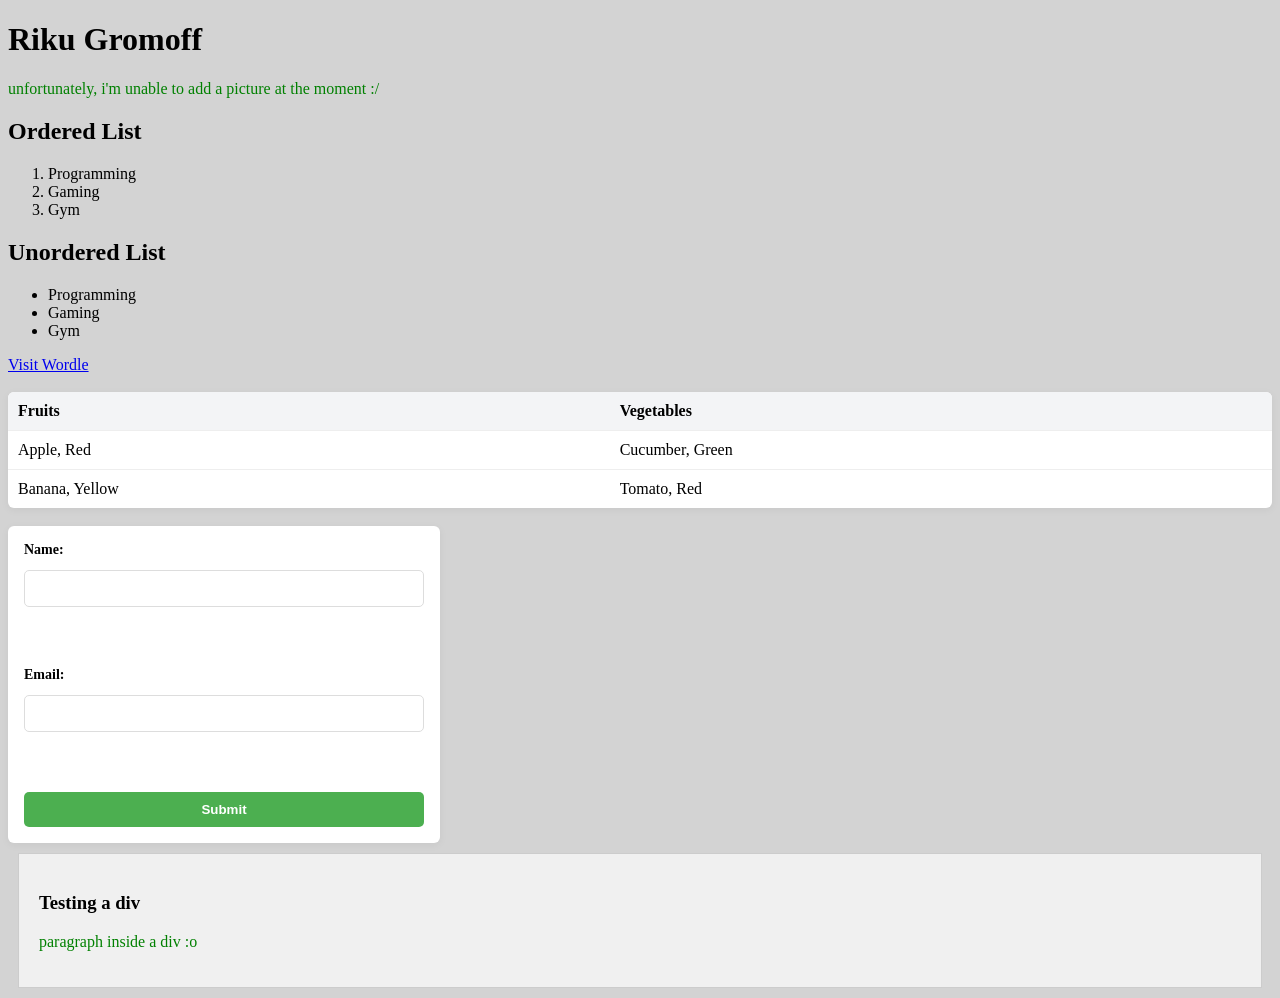
<file: css/index.html>
<!DOCTYPE html>
    <html>
    <head>
        <title>My First HTML Page</title>
    </head>

    <body>
        <h1>Riku Gromoff</h1>
        <p>unfortunately, i'm unable to add a picture at the moment :/</p>
        <h2>Ordered List</h2>
    <ol>
        <li>Programming</li>
        <li>Gaming</li>
        <li>Gym</li>
    </ol>
    
    <h2>Unordered List</h2>
    <ul>
        <li>Programming</li>
        <li>Gaming</li>
        <li>Gym</li>
    </ul>
    <a href="https://wordlegame.org/">Visit Wordle</a><br><br>


    <table>
    <tr>
        <th>Fruits</th>
        <th>Vegetables</th>
    </tr>
    <tr>
        <td>Apple, Red</td>
        <td>Cucumber, Green</td>
    </tr>
    <tr>
        <td>Banana, Yellow</td>
        <td>Tomato, Red</td>
    </tr>
    </table>
    <br>

    <form> 
    <label for="name">Name:</label>
    <input type="text" id="name" name="name"><br><br>
    <label for="email">Email:</label>
    <input type="email" id="email" name="email"><br><br>
    <input type="submit" value="Submit">
    </form>

    <div class="div-box">
  <h3>Testing a div</h3>
  <p>paragraph inside a div :o</p>
</div>

    <link rel="stylesheet" href="style.css">
    </body>
    </html>
</file>
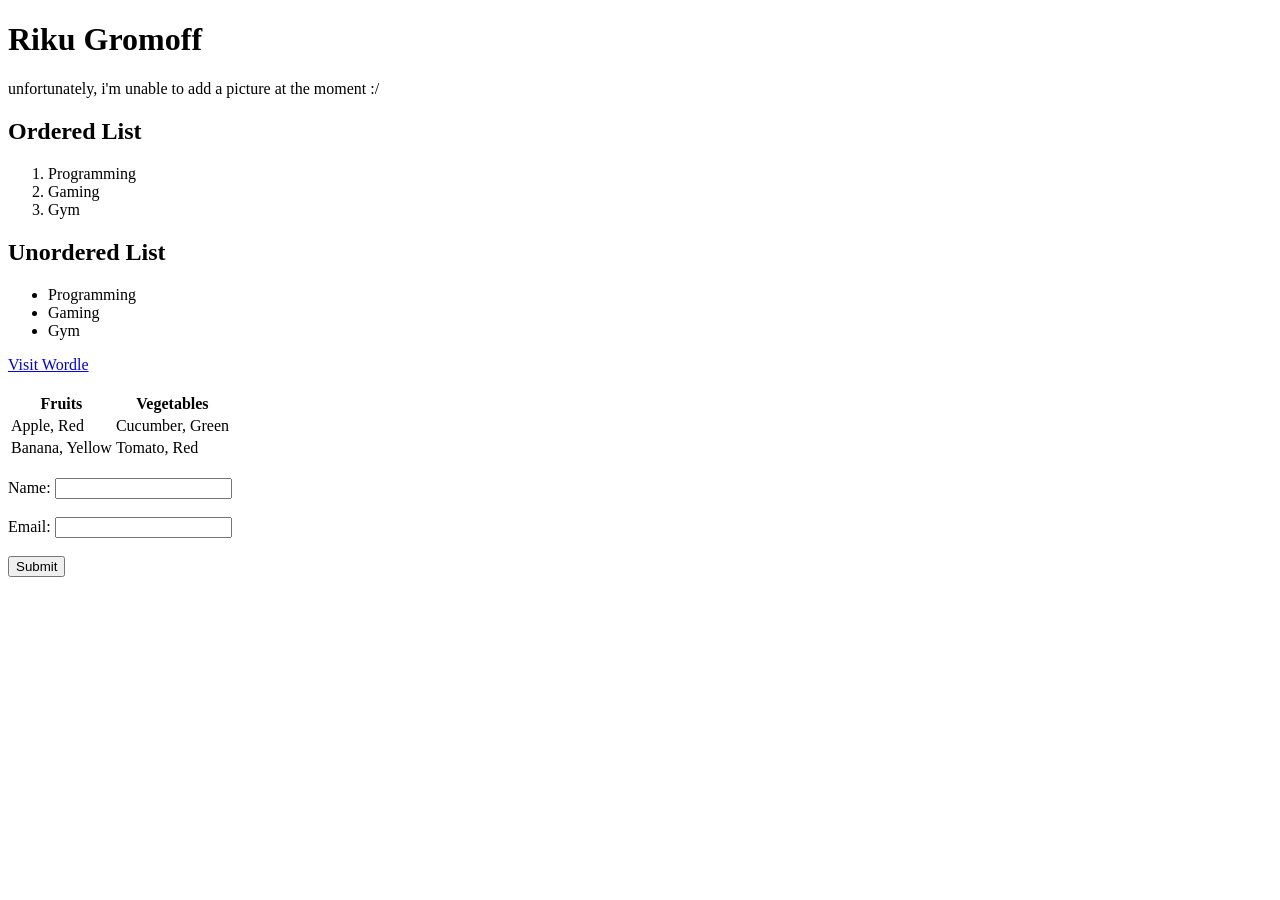
<file: html/index.html>
<!DOCTYPE html>
    <html>
    <head>
        <title>My First HTML Page</title>
    </head>

    <body>
        <h1>Riku Gromoff</h1>
        <p>unfortunately, i'm unable to add a picture at the moment :/</p>
        <h2>Ordered List</h2>
    <ol>
        <li>Programming</li>
        <li>Gaming</li>
        <li>Gym</li>
    </ol>
    
    <h2>Unordered List</h2>
    <ul>
        <li>Programming</li>
        <li>Gaming</li>
        <li>Gym</li>
    </ul>
    <a href="https://wordlegame.org/">Visit Wordle</a><br><br>


    <table>
    <tr>
        <th>Fruits</th>
        <th>Vegetables</th>
    </tr>
    <tr>
        <td>Apple, Red</td>
        <td>Cucumber, Green</td>
    </tr>
    <tr>
        <td>Banana, Yellow</td>
        <td>Tomato, Red</td>
    </tr>
    </table>
    <br>

    <form> 
    <label for="name">Name:</label>
    <input type="text" id="name" name="name"><br><br>
    <label for="email">Email:</label>
    <input type="email" id="email" name="email"><br><br>
    <input type="submit" value="Submit">
    </form>
    </body>
    </html>
</file>
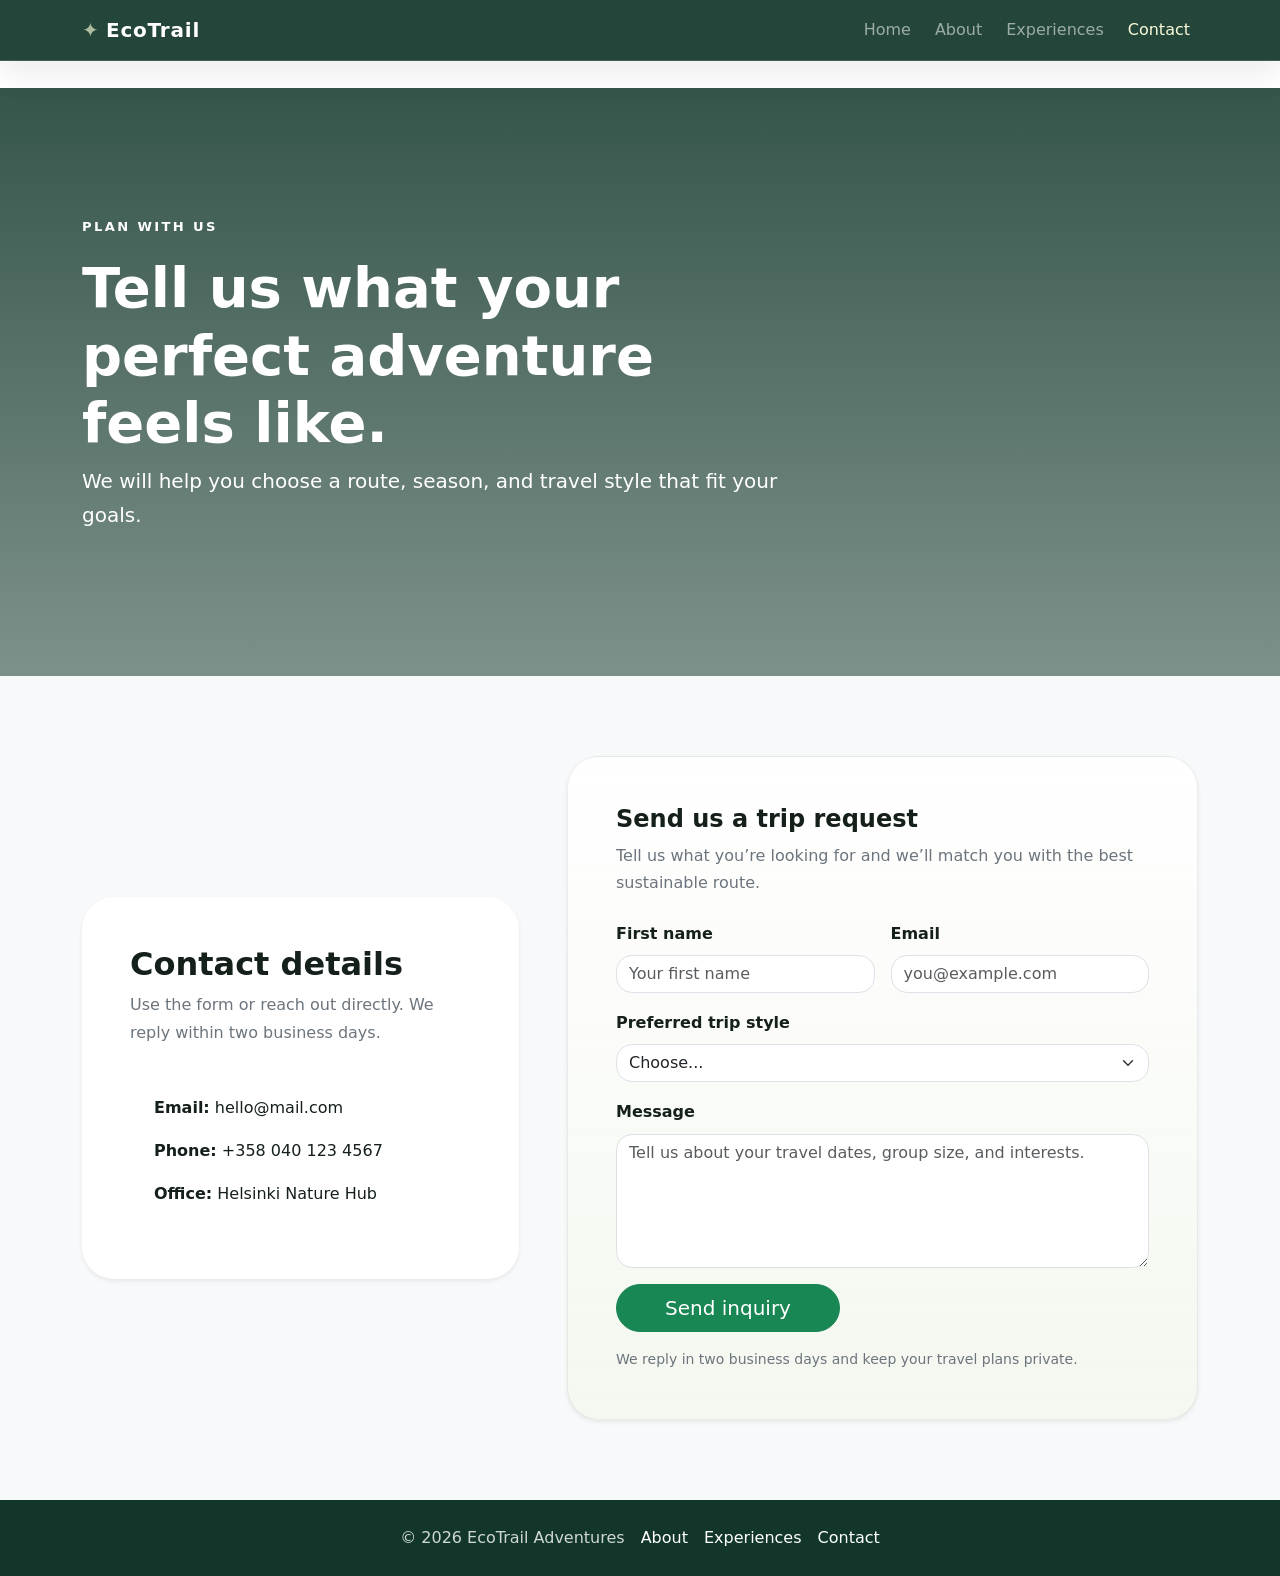
<file: project/pages/contact.html>
<!doctype html>
<html lang="en">
<head>
  <meta charset="utf-8">
  <meta name="viewport" content="width=device-width, initial-scale=1">
  <meta name="description" content="Contact EcoTrail Adventures to plan a sustainable travel experience.">
  <title>Contact | EcoTrail Adventures</title>
  <link rel="preconnect" href="https://cdn.jsdelivr.net">
  <link href="https://cdn.jsdelivr.net/npm/bootstrap@5.3.3/dist/css/bootstrap.min.css" rel="stylesheet" integrity="sha384-QWTKZyjpPEjISv5WaRU9Oer+R8H6wvE2qMJo/aI8Wn0yB4U4hv+8abtTE1Pi6jizo" crossorigin="anonymous">
  <link rel="stylesheet" href="../assets/css/styles.css">
</head>
<body>
  <a class="skip-link" href="#main-content">Skip to main content</a>
  <nav class="navbar navbar-expand-lg navbar-dark fixed-top glass-nav" aria-label="Main navigation">
    <div class="container">
      <a class="navbar-brand fw-bold" href="../index.html">EcoTrail</a>
      <button class="navbar-toggler" type="button" data-bs-toggle="collapse" data-bs-target="#siteNavbar" aria-controls="siteNavbar" aria-expanded="false" aria-label="Toggle navigation">
        <span class="navbar-toggler-icon"></span>
      </button>
      <div class="collapse navbar-collapse" id="siteNavbar">
        <ul class="navbar-nav ms-auto gap-lg-2">
          <li class="nav-item"><a class="nav-link" href="../index.html">Home</a></li>
          <li class="nav-item"><a class="nav-link" href="about.html">About</a></li>
          <li class="nav-item"><a class="nav-link" href="experiences.html">Experiences</a></li>
          <li class="nav-item"><a class="nav-link active" aria-current="page" href="contact.html">Contact</a></li>
        </ul>
      </div>
    </div>
  </nav>

  <main id="main-content" class="page-main">
    <section class="page-hero text-white" style="background-image: url('https://images.unsplash.com/photo-1470770841072-f978cf4d019e?auto=format&fit=crop&w=1600&q=80');">
      <div class="container py-5">
        <div class="row">
          <div class="col-lg-8">
            <p class="eyebrow mb-3">Plan with us</p>
            <h1 class="display-4 fw-black">Tell us what your perfect adventure feels like.</h1>
            <p class="lead">We will help you choose a route, season, and travel style that fit your goals.</p>
          </div>
        </div>
      </div>
    </section>

    <section class="section-padding bg-light">
      <div class="container">
        <div class="row g-5 align-items-center">
          <div class="col-lg-5">
            <div class="bg-white rounded-5 p-4 p-md-5 shadow-sm h-100">
              <h2 class="fw-bold">Contact details</h2>
              <p class="text-secondary">Use the form or reach out directly. We reply within two business days.</p>
              <div class="contact-card rounded-5 p-4 mt-4 border-0 bg-white shadow-none">
                <p class="mb-3"><strong>Email:</strong> hello@mail.com</p>
                <p class="mb-3"><strong>Phone:</strong> +358 040 123 4567</p>
                <p class="mb-0"><strong>Office:</strong> Helsinki Nature Hub</p>
              </div>
            </div>
          </div>
          <div class="col-lg-7">
            <div class="form-card rounded-5 p-4 p-md-5 shadow-sm">
              <div class="mb-4">
                <h3 class="h4 fw-bold">Send us a trip request</h3>
                <p class="text-secondary mb-0">Tell us what you’re looking for and we’ll match you with the best sustainable route.</p>
              </div>
              <form class="row g-3 needs-validation" novalidate>
                <div class="col-md-6">
                  <label for="firstName" class="form-label">First name</label>
                  <input type="text" class="form-control" id="firstName" placeholder="Your first name" required>
                  <div class="invalid-feedback">Please enter your first name.</div>
                </div>
              <div class="col-md-6">
                <label for="email" class="form-label">Email</label>
                <input type="email" class="form-control" id="email" placeholder="you@example.com" required>
                <div class="invalid-feedback">Please enter a valid email.</div>
              </div>
              <div class="col-12">
                <label for="tripType" class="form-label">Preferred trip style</label>
                <select class="form-select" id="tripType" required>
                  <option value="">Choose...</option>
                  <option>Relaxed weekend</option>
                  <option>Coastal hiking</option>
                  <option>Advanced wilderness trek</option>
                  <option>Custom private group</option>
                </select>
                <div class="invalid-feedback">Please choose a trip style.</div>
              </div>
              <div class="col-12">
                <label for="message" class="form-label">Message</label>
                <textarea class="form-control" id="message" rows="5" placeholder="Tell us about your travel dates, group size, and interests." required></textarea>
                <div class="invalid-feedback">Please add a short message.</div>
              </div>
              <div class="col-12">
                <button class="btn btn-success btn-lg rounded-pill px-5" type="submit">Send inquiry</button>
                <p class="text-secondary small mt-3 mb-0">We reply in two business days and keep your travel plans private.</p>
              </div>
            </form>
          </div>
        </div>
      </div>
    </section>
  </main>

  <footer class="footer py-4">
    <div class="container d-flex flex-column flex-md-row justify-content-between align-items-center gap-3">
      <p class="mb-0">&copy; 2026 EcoTrail Adventures</p>
      <div class="d-flex gap-3">
        <a href="about.html">About</a>
        <a href="experiences.html">Experiences</a>
        <a href="contact.html">Contact</a>
      </div>
    </div>
  </footer>

  <script src="https://cdn.jsdelivr.net/npm/bootstrap@5.3.3/dist/js/bootstrap.bundle.min.js" integrity="sha384-YvpcrYf0tY3lHB60NNkmXc5s9fDVZLESaAA55NDzOxhy9GkcIdslK1eN7N6jIeHz" crossorigin="anonymous"></script>
</body>
</html>
</file>
<file: css/style.css>
/* just so you know, i'm NOT the biggest fan of css or designing in general */
p {
      color: green;
    }
    body {
      background-color: lightgray;
    }
    
    h1 {
      font-size: 2em;
    }
.div-box{
    padding: 20px;
    margin: 10px;
    background-color: #f0f0f0;
    border: 1px solid #ccc;
}


table {
  width: 100%;
  border-collapse: collapse;
  background-color: #ffffff;
  border-radius: 6px;
  overflow: hidden;
  box-shadow: 0 2px 8px rgba(0, 0, 0, 0.05);
}

th, td {
  padding: 10px;
  text-align: left;
}

th {
  background-color: #f3f4f6;
  font-weight: 600;
}

td {
  border-top: 1px solid #eee;
}

tr:hover {
  background-color: #f9f9f9;
}

form {
  display: flex;
  flex-direction: column;
  gap: 12px;
  background-color: #ffffff;
  padding: 16px;
  border-radius: 6px;
  box-shadow: 0 2px 8px rgba(0, 0, 0, 0.05);
  max-width: 400px;
}

label {
  font-weight: 600;
  font-size: 14px;
}

input[type="text"],
input[type="email"] {
  padding: 10px;
  border: 1px solid #ddd;
  border-radius: 5px;
  transition: border-color 0.2s ease;
}

input[type="text"]:focus,
input[type="email"]:focus {
  border-color: #4CAF50;
  outline: none;
}

input[type="submit"] {
  background-color: #4CAF50;
  color: white;
  padding: 10px;
  border: none;
  border-radius: 5px;
  cursor: pointer;
  font-weight: 600;
  transition: background-color 0.2s ease, transform 0.1s ease;
}

/* little "animation" if the button is hovered */
input[type="submit"]:hover {
  background-color: #45a049;
  transform: translateY(-1px);
}
</file>
<file: project/assets/css/styles.css>
:root {
  --color-forest: #12372a;
  --color-moss: #436850;
  --color-sage: #adbc9f;
  --color-cream: #fbfada;
  --color-ink: #15201a;
  --shadow-soft: 0 1rem 2.5rem rgba(18, 55, 42, 0.15);
}

* {
  box-sizing: border-box;
}

body {
  min-height: 100vh;
  display: flex;
  flex-direction: column;
  color: var(--color-ink);
  font-family: system-ui, -apple-system, BlinkMacSystemFont, "Segoe UI", sans-serif;
  line-height: 1.7;
}

main {
  flex: 1;
}

img {
  max-width: 100%;
}

a {
  color: inherit;
  text-decoration: none;
}

a:hover,
a:focus {
  color: var(--color-sage);
}

.fw-black {
  font-weight: 900;
}

.skip-link {
  background: var(--color-forest);
  color: #fff;
  left: 1rem;
  padding: 0.75rem 1rem;
  position: fixed;
  top: -5rem;
  z-index: 2000;
}

.skip-link:focus {
  top: 1rem;
}

.glass-nav {
  backdrop-filter: blur(16px);
  background: rgba(18, 55, 42, 0.92);
  border-bottom: 1px solid rgba(255, 255, 255, 0.14);
  box-shadow: 0 0.75rem 2rem rgba(0, 0, 0, 0.08);
}

.glass-nav .nav-link {
  transition: color 0.2s ease, background-color 0.2s ease;
}

.glass-nav .nav-link:hover,
.glass-nav .nav-link:focus,
.glass-nav .nav-link.active {
  color: var(--color-cream);
}

.navbar-brand {
  letter-spacing: 0.04em;
}

.navbar-brand::before {
  content: "✦";
  color: var(--color-sage);
  margin-right: 0.4rem;
}

.hero-section,
.page-hero {
  background-size: cover;
  background-position: center;
  background-repeat: no-repeat;
  position: relative;
}

.hero-section::before,
.page-hero::before {
  content: "";
  position: absolute;
  inset: 0;
  background: linear-gradient(180deg, rgba(18, 55, 42, 0.85), rgba(18, 55, 42, 0.55));
  z-index: 1;
}

.hero-section .container,
.page-hero .container,
.cta-section .container {
  position: relative;
  z-index: 2;
}

.hero-section {
  min-height: 90vh;
  padding-top: 5rem;
}

.page-main {
  padding-top: 5.5rem;
}

.page-hero {
  padding: 5rem 0;
}

.eyebrow {
  font-size: 0.82rem;
  font-weight: 800;
  letter-spacing: 0.18em;
  text-transform: uppercase;
}

.hero-card {
  position: relative;
  transform: none;
}

.hero-stat {
  bottom: -1.25rem;
  padding: 1rem 1.25rem;
  position: absolute;
  right: 1rem;
}

.section-padding {
  padding: 5rem 0;
}

.feature-card,
.form-card,
.contact-card,
.values-panel,
.impact-box,
.mini-stat {
  background: #fff;
  border: 1px solid rgba(18, 55, 42, 0.08);
  box-shadow: var(--shadow-soft);
}

.feature-card {
  border-radius: 2rem;
  padding: 2rem;
  transition: transform 0.25s ease, box-shadow 0.25s ease;
}

.feature-card:hover {
  box-shadow: 0 1.3rem 3rem rgba(18, 55, 42, 0.22);
  transform: translateY(-0.4rem);
}

.icon-circle {
  align-items: center;
  background: var(--color-cream);
  border-radius: 50%;
  display: inline-flex;
  font-size: 2rem;
  height: 4rem;
  justify-content: center;
  margin-bottom: 1.25rem;
  width: 4rem;
}

.mini-stat {
  border-radius: 1.5rem;
  padding: 1.25rem;
}

.mini-stat strong,
.mini-stat span {
  display: block;
}

.mini-stat span {
  color: #6c757d;
  font-size: 0.9rem;
}

.cta-section {
  overflow: hidden;
  position: relative;
}

.cta-section::before {
  background: rgba(255, 255, 255, 0.08);
  border-radius: 999px;
  content: "";
  height: 18rem;
  position: absolute;
  right: -6rem;
  top: -8rem;
  width: 18rem;
}

.footer {
  background: var(--color-forest);
  color: rgba(255, 255, 255, 0.8);
}

.footer .container {
  justify-content: center !important;
  text-align: center;
  flex-wrap: wrap;
  gap: 0.75rem;
}

.footer .container .d-flex {
  justify-content: center;
}

.footer a {
  color: #fff;
  transition: color 0.2s ease;
}

.footer a:hover,
.footer a:focus {
  color: var(--color-cream);
}

.values-panel {
  background: linear-gradient(135deg, #fff, var(--color-cream));
}

.values-list li {
  align-items: flex-start;
  display: flex;
  gap: 1rem;
  margin-bottom: 1.2rem;
}

.values-list span {
  color: var(--color-moss);
  font-weight: 900;
}

.impact-box {
  border-radius: 2rem;
  padding: 2rem;
}

.impact-box strong,
.impact-box span {
  display: block;
}

.impact-box strong {
  color: var(--color-moss);
  font-size: clamp(2rem, 6vw, 3.5rem);
  line-height: 1;
}

.trip-card {
  border-radius: 2rem;
  overflow: hidden;
  transition: transform 0.25s ease;
}

.trip-card:hover {
  transform: translateY(-0.35rem);
}

.trip-card .card-img-top,
.card-img-top {
  aspect-ratio: 4 / 3;
  object-fit: cover;
  min-height: 240px;
}

.form-card {
  border-radius: 2rem;
  padding: 2rem;
  background: linear-gradient(180deg, rgba(255, 255, 255, 0.98), rgba(243, 247, 238, 0.9));
  border: 1px solid rgba(18, 55, 42, 0.08);
}

.form-card .form-label {
  font-weight: 600;
}

.form-control,
.form-select {
  border-radius: 1rem;
}

.form-control:focus,
.form-select:focus {
  box-shadow: 0 0 0 0.25rem rgba(67, 104, 80, 0.12);
  border-color: rgba(67, 104, 80, 0.4);
}

.accordion {
  border-radius: 2rem;
  overflow: hidden;
}

.accordion-item {
  border: none;
}

.accordion-button {
  border-radius: 0;
  border: 1px solid rgba(18, 55, 42, 0.08);
  background: #fff;
  color: var(--color-ink);
  font-weight: 700;
  padding: 1rem 1.25rem;
  box-shadow: none;
}

.accordion-button:not(.collapsed) {
  background: rgba(67, 104, 80, 0.08);
}

.accordion-button::after {
  transform: rotate(0deg);
}

.accordion-body {
  background: #f8faf6;
  border-top: 1px solid rgba(18, 55, 42, 0.08);
  padding: 1.25rem 1.5rem;
}

.contact-card {
  background: var(--color-cream);
}

@media (max-width: 767.98px) {
  .display-3 {
    font-size: 3rem;
  }

  .hero-section {
    min-height: auto;
    padding-top: 7rem;
  }

  .hero-card {
    transform: none;
  }

  .section-padding {
    padding: 3.5rem 0;
  }
}
</file>
